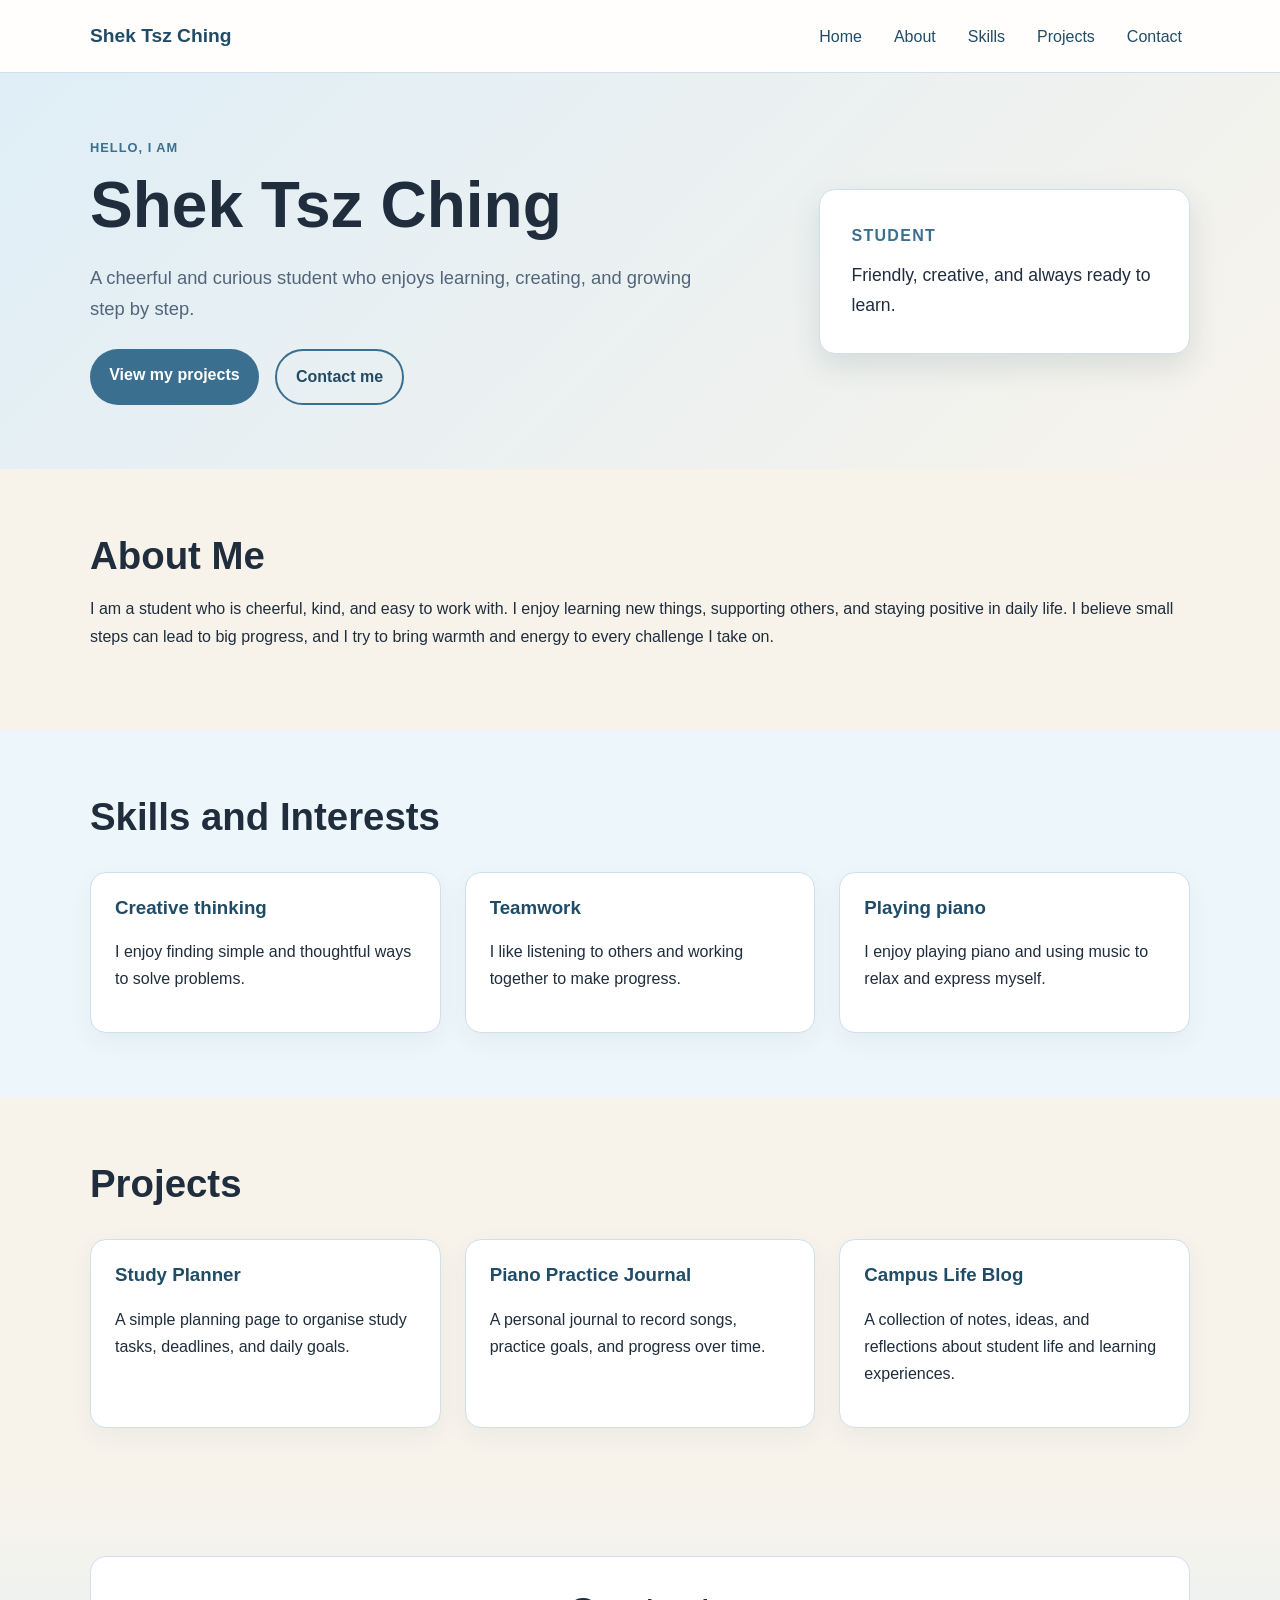
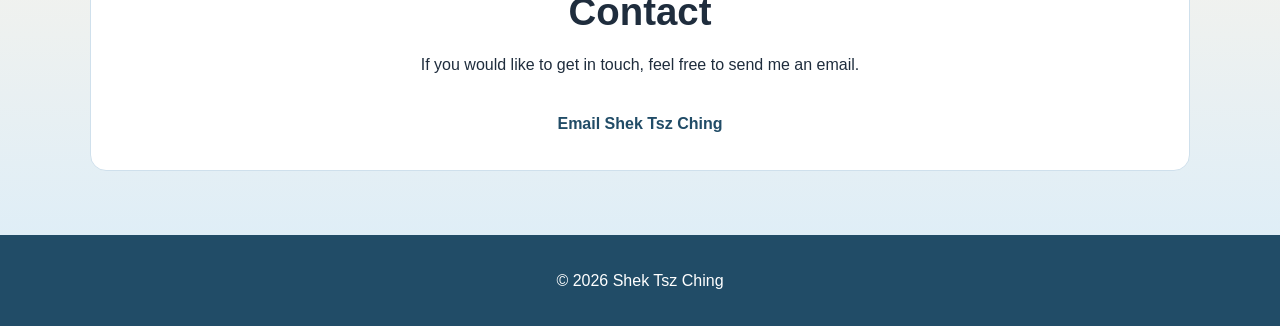
<file: index.html>
<!DOCTYPE html>
<html lang="en">
  <head>
    <meta charset="UTF-8" />
    <meta name="viewport" content="width=device-width, initial-scale=1.0" />
    <meta
      name="description"
      content="Personal website for Shek Tsz Ching, a student who enjoys learning, creating, and sharing ideas."
    />
    <title>Shek Tsz Ching | Student Portfolio</title>
    <link rel="stylesheet" href="style.css" />
  </head>
  <body>
    <a class="skip-link" href="#main-content">Skip to main content</a>

    <header class="site-header">
      <div class="container nav-wrap">
        <a class="brand" href="#home">Shek Tsz Ching</a>
        <nav aria-label="Main navigation">
          <ul class="nav-list">
            <li><a href="#home">Home</a></li>
            <li><a href="#about">About</a></li>
            <li><a href="#skills">Skills</a></li>
            <li><a href="#projects">Projects</a></li>
            <li><a href="#contact">Contact</a></li>
          </ul>
        </nav>
      </div>
    </header>

    <main id="main-content">
      <section id="home" class="hero">
        <div class="container hero-content">
          <div class="hero-text">
            <p class="eyebrow">Hello, I am</p>
            <h1>Shek Tsz Ching</h1>
            <p class="intro">
              A cheerful and curious student who enjoys learning, creating, and
              growing step by step.
            </p>
            <div class="hero-links">
              <a class="button primary" href="#projects">View my projects</a>
              <a class="button secondary" href="#contact">Contact me</a>
            </div>
          </div>
          <div class="hero-card" aria-label="Student profile summary card">
            <p class="card-label">Student</p>
            <p class="card-text">Friendly, creative, and always ready to learn.</p>
          </div>
        </div>
      </section>

      <section id="about" class="section">
        <div class="container">
          <h2>About Me</h2>
          <p>
            I am a student who is cheerful, kind, and easy to work with. I enjoy
            learning new things, supporting others, and staying positive in daily
            life. I believe small steps can lead to big progress, and I try to
            bring warmth and energy to every challenge I take on.
          </p>
        </div>
      </section>

      <section id="skills" class="section alt-section">
        <div class="container">
          <h2>Skills and Interests</h2>
          <div class="skills-grid">
            <article class="skill-item">
              <h3>Creative thinking</h3>
              <p>I enjoy finding simple and thoughtful ways to solve problems.</p>
            </article>
            <article class="skill-item">
              <h3>Teamwork</h3>
              <p>I like listening to others and working together to make progress.</p>
            </article>
            <article class="skill-item">
              <h3>Playing piano</h3>
              <p>I enjoy playing piano and using music to relax and express myself.</p>
            </article>
          </div>
        </div>
      </section>

      <section id="projects" class="section">
        <div class="container">
          <h2>Projects</h2>
          <div class="projects-grid">
            <article class="project-card">
              <h3>Study Planner</h3>
              <p>
                A simple planning page to organise study tasks, deadlines, and daily
                goals.
              </p>
            </article>
            <article class="project-card">
              <h3>Piano Practice Journal</h3>
              <p>
                A personal journal to record songs, practice goals, and progress over
                time.
              </p>
            </article>
            <article class="project-card">
              <h3>Campus Life Blog</h3>
              <p>
                A collection of notes, ideas, and reflections about student life and
                learning experiences.
              </p>
            </article>
          </div>
        </div>
      </section>

      <section id="contact" class="section contact-section">
        <div class="container contact-box">
          <h2>Contact</h2>
          <p>
            If you would like to get in touch, feel free to send me an email.
          </p>
          <a class="email-link" href="mailto:s236257@hsu.edu.hk">Email Shek Tsz Ching</a>
        </div>
      </section>
    </main>

    <footer class="site-footer">
      <div class="container">
        <p>© 2026 Shek Tsz Ching</p>
      </div>
    </footer>
  </body>
</html>
</file>
<file: style.css>
/*
  Beginner note:
  Change the colours here to update the website palette.
  Change the spacing values below to make sections tighter or looser.
*/

:root {
  --cream: #f7f3eb;
  --white: #ffffff;
  --sky: #dfeef7;
  --blue: #3a6f8f;
  --blue-deep: #214c67;
  --text: #1f2d3d;
  --muted: #526579;
  --border: #cfe0ec;
  --shadow: rgba(25, 55, 74, 0.12);
  --max-width: 1100px;
  --space-sm: 0.75rem;
  --space-md: 1.25rem;
  --space-lg: 2rem;
  --space-xl: 4rem;
}

* {
  box-sizing: border-box;
}

html {
  scroll-behavior: smooth;
}

body {
  margin: 0;
  font-family: Arial, Helvetica, sans-serif;
  line-height: 1.7;
  background: var(--cream);
  color: var(--text);
}

a {
  color: var(--blue-deep);
  text-decoration: none;
}

a:hover {
  text-decoration: underline;
}

img {
  max-width: 100%;
}

:focus-visible {
  outline: 3px solid #0d5c8d;
  outline-offset: 3px;
}

.skip-link {
  position: absolute;
  left: -9999px;
  top: auto;
}

.skip-link:focus {
  left: 1rem;
  top: 1rem;
  background: var(--white);
  padding: 0.5rem 0.75rem;
  z-index: 100;
}

.container {
  width: min(90%, var(--max-width));
  margin: 0 auto;
}

.site-header {
  background: rgba(255, 255, 255, 0.9);
  border-bottom: 1px solid var(--border);
  position: sticky;
  top: 0;
  z-index: 10;
}

.nav-wrap {
  display: flex;
  align-items: center;
  justify-content: space-between;
  min-height: 72px;
  gap: 1rem;
}

.brand {
  font-size: 1.2rem;
  font-weight: 700;
  color: var(--blue-deep);
}

.nav-list {
  list-style: none;
  display: flex;
  flex-wrap: wrap;
  align-items: center;
  gap: 1rem;
  margin: 0;
  padding: 0;
}

.nav-list a {
  padding: 0.35rem 0.5rem;
  border-radius: 0.35rem;
}

.hero {
  background: linear-gradient(135deg, var(--sky) 0%, var(--cream) 100%);
  padding: var(--space-xl) 0;
}

.hero-content {
  display: grid;
  grid-template-columns: 1.5fr 0.8fr;
  gap: 2rem;
  align-items: center;
}

.eyebrow {
  margin: 0 0 0.5rem;
  color: var(--blue);
  font-weight: 700;
  letter-spacing: 0.08em;
  text-transform: uppercase;
  font-size: 0.8rem;
}

h1,
h2,
h3 {
  line-height: 1.2;
  margin-top: 0;
}

h1 {
  font-size: clamp(2.2rem, 5vw, 4rem);
  margin-bottom: 1rem;
}

h2 {
  font-size: clamp(1.8rem, 3vw, 2.5rem);
  margin-bottom: 1rem;
}

.intro {
  font-size: 1.15rem;
  color: var(--muted);
  max-width: 38rem;
}

.hero-links {
  display: flex;
  flex-wrap: wrap;
  gap: 1rem;
  margin-top: 1.5rem;
}

.button {
  display: inline-block;
  padding: 0.8rem 1.2rem;
  border-radius: 999px;
  font-weight: 700;
  transition: transform 0.2s ease, background 0.2s ease;
}

.button:hover {
  text-decoration: none;
  transform: translateY(-1px);
}

.button.primary {
  background: var(--blue);
  color: var(--white);
}

.button.secondary {
  background: transparent;
  border: 2px solid var(--blue);
  color: var(--blue-deep);
}

.hero-card {
  background: var(--white);
  border: 1px solid var(--border);
  border-radius: 1rem;
  box-shadow: 0 12px 30px var(--shadow);
  padding: 2rem;
}

.card-label {
  margin: 0 0 0.75rem;
  color: var(--blue);
  font-weight: 700;
  text-transform: uppercase;
  letter-spacing: 0.08em;
}

.card-text {
  margin: 0;
  font-size: 1.1rem;
}

.section {
  padding: var(--space-xl) 0;
}

.alt-section {
  background: #edf6fb;
}

.skills-grid,
.projects-grid {
  display: grid;
  grid-template-columns: repeat(3, minmax(0, 1fr));
  gap: 1.5rem;
  margin-top: 2rem;
}

.skill-item,
.project-card {
  background: var(--white);
  border: 1px solid var(--border);
  border-radius: 1rem;
  padding: 1.5rem;
  box-shadow: 0 8px 24px rgba(25, 55, 74, 0.05);
}

.skill-item h3,
.project-card h3 {
  color: var(--blue-deep);
}

.contact-section {
  background: linear-gradient(180deg, var(--cream) 0%, var(--sky) 100%);
}

.contact-box {
  background: var(--white);
  border: 1px solid var(--border);
  border-radius: 1rem;
  padding: 2rem;
  text-align: center;
}

.email-link {
  display: inline-block;
  margin-top: 1rem;
  font-weight: 700;
  color: var(--blue-deep);
}

.site-footer {
  background: var(--blue-deep);
  color: var(--white);
  padding: 1rem 0;
  text-align: center;
}

@media (max-width: 760px) {
  .nav-wrap,
  .hero-content,
  .skills-grid,
  .projects-grid {
    grid-template-columns: 1fr;
    display: block;
  }

  .nav-wrap {
    display: flex;
    flex-direction: column;
    align-items: flex-start;
    padding: 1rem 0;
  }

  .nav-list {
    gap: 0.5rem;
  }

  .hero {
    padding-top: 3rem;
  }

  .button {
    width: 100%;
    text-align: center;
  }

  .hero-links {
    flex-direction: column;
  }
}
</file>
